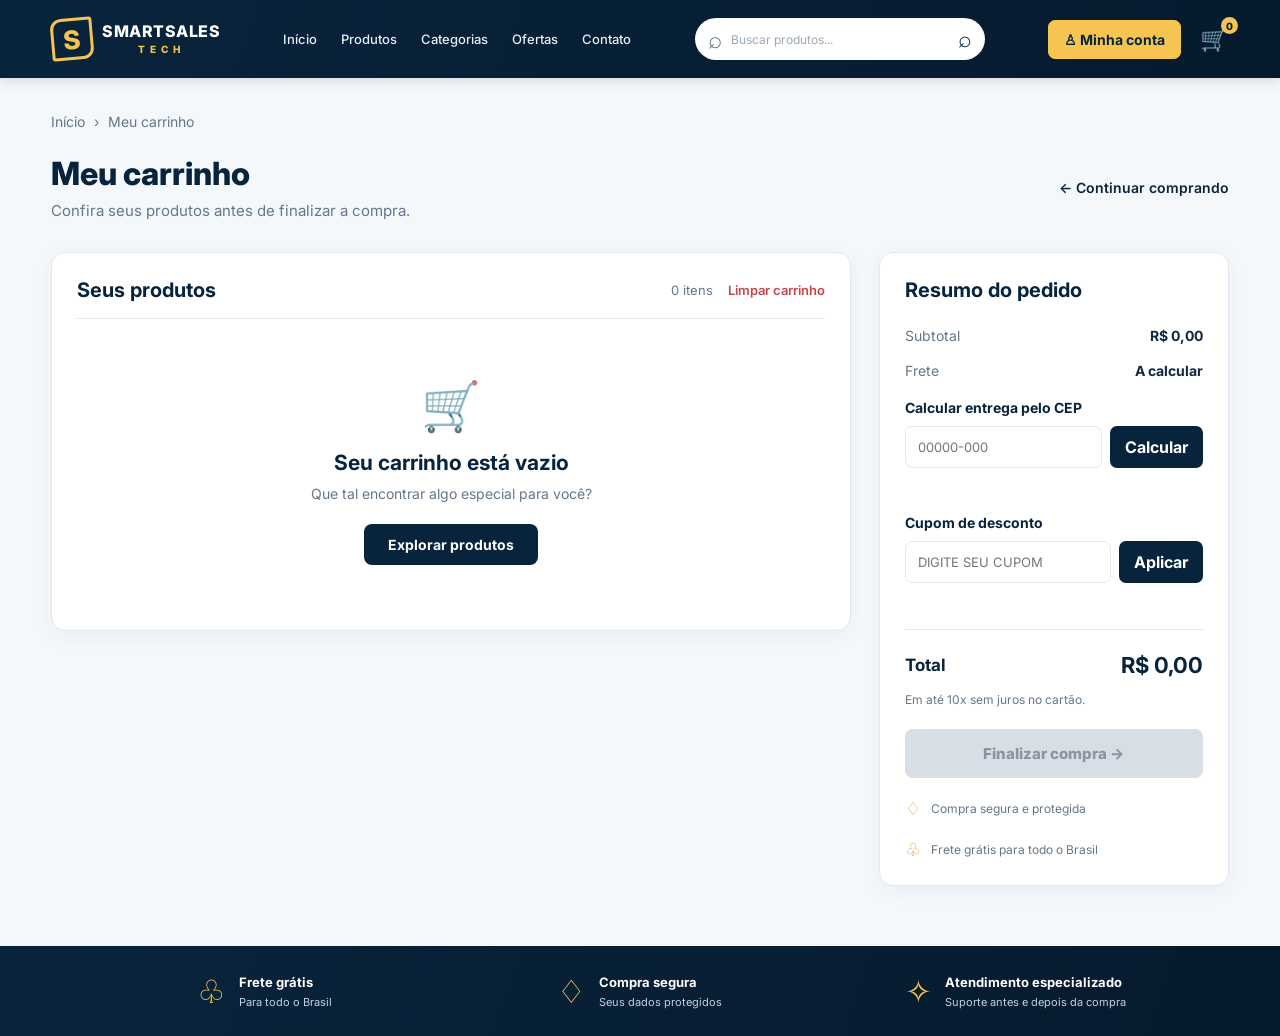
<file: carrinho.html>
<!DOCTYPE html>
<html lang="pt-BR">
<head>
    <meta charset="UTF-8">
    <meta name="viewport" content="width=device-width, initial-scale=1.0">
    <meta name="description" content="Confira os produtos do seu carrinho SmartSales Tech.">
    <title>Meu Carrinho | SmartSales Tech</title>

    <link rel="preconnect" href="https://fonts.googleapis.com">
    <link rel="preconnect" href="https://fonts.gstatic.com" crossorigin>
    <link href="https://fonts.googleapis.com/css2?family=Inter:wght@400;500;600;700;800&display=swap" rel="stylesheet">

    <link rel="stylesheet" href="css/style.css">
</head>

<body>

    <!-- CABEÇALHO -->
    <header class="header">
        <div class="header-container">

            <a href="index.html" class="logo">
                <span class="logo-symbol">S</span>
                <span class="logo-text">
                    SMARTSALES
                    <small>TECH</small>
                </span>
            </a>

            <button class="mobile-menu-button" id="mobileMenuButton"
                    aria-label="Abrir menu">☰</button>

            <nav class="navigation" id="navigation">
                <a href="index.html">Início</a>
                <a href="produtos.html">Produtos</a>
                <a href="index.html#categorias">Categorias</a>
                <a href="produtos.html">Ofertas</a>
                <a href="index.html#rodape">Contato</a>
            </nav>

            <form class="search-box" id="searchForm">
                <span>⌕</span>
                <input type="search" id="searchInput"
                       placeholder="Buscar produtos...">
                <button type="submit" aria-label="Pesquisar">⌕</button>
            </form>

            <div class="header-actions">
    <a href="login.html" class="account-button">
        ♙ Minha conta
    </a>

    <a href="carrinho.html" class="cart-button"
       aria-label="Carrinho">
        🛒
        <span id="cartCount">0</span>
    </a>
</div>

        </div>
    </header>

    <!-- CONTEÚDO DO CARRINHO -->
    <main class="cart-page section-container">

        <div class="cart-breadcrumb">
            <a href="index.html">Início</a>
            <span>›</span>
            <span>Meu carrinho</span>
        </div>

        <div class="cart-heading">
            <div>
                <h1>Meu carrinho</h1>
                <p>Confira seus produtos antes de finalizar a compra.</p>
            </div>

            <a href="produtos.html" class="continue-shopping">
                ← Continuar comprando
            </a>
        </div>

<div class="cart-layout">

    <!-- LISTA DE PRODUTOS -->
    <section class="cart-products-section">

        <div class="cart-section-title">
            <h2>Seus produtos</h2>

            <div class="cart-title-actions">
                <span id="cartItemsCount">0 itens</span>

                <button type="button" id="clearCartButton">
                    Limpar carrinho
                </button>
            </div>
        </div>

        <div id="cartProducts" class="cart-products-list">
        </div>

        <div id="emptyCart" class="empty-cart" hidden>
            <div class="empty-cart-icon">🛒</div>
            <h2>Seu carrinho está vazio</h2>
            <p>Que tal encontrar algo especial para você?</p>

            <a href="produtos.html" class="empty-cart-button">
                Explorar produtos
            </a>
        </div>

    </section>

    <!-- RESUMO DO PEDIDO -->
    <aside class="cart-summary">

        <h2>Resumo do pedido</h2>

        <div class="summary-line">
            <span>Subtotal</span>
            <strong id="cartSubtotal">R$ 0,00</strong>
        </div>

        <div class="summary-line">
            <span>Frete</span>
            <strong id="shippingValue">A calcular</strong>
        </div>

        <div class="shipping-area">
            <label for="cepInput">Calcular entrega pelo CEP</label>

            <div class="shipping-form">
                <input
                    type="text"
                    id="cepInput"
                    placeholder="00000-000"
                    maxlength="9"
                    inputmode="numeric"
                >

                <button type="button" id="calculateShippingButton">
                    Calcular
                </button>
            </div>

            <p id="shippingMessage" class="shipping-message"></p>
        </div>

        <div class="coupon-area">
            <label for="couponInput">Cupom de desconto</label>

            <div class="coupon-form">
                <input
                    type="text"
                    id="couponInput"
                    placeholder="Digite seu cupom"
                    autocomplete="off"
                >

                <button type="button" id="applyCouponButton">
                    Aplicar
                </button>
            </div>

            <p id="couponMessage" class="coupon-message"></p>
        </div>

        <div class="summary-line coupon-discount-line"
             id="couponDiscountLine" hidden>
            <span>Desconto</span>
            <strong id="couponDiscount">- R$ 0,00</strong>
        </div>

        <div class="summary-divider"></div>

        <div class="summary-total">
            <span>Total</span>
            <strong id="cartTotal">R$ 0,00</strong>
        </div>

        <p class="cart-installments">
            Em até 10x sem juros no cartão.
        </p>

        <button id="checkoutButton" class="checkout-button">
            Finalizar compra →
        </button>

        <div class="cart-security">
            <span>♢</span>
            Compra segura e protegida
        </div>

        <div class="cart-security">
            <span>♧</span>
            Frete grátis para todo o Brasil
        </div>

    </aside>

</div>

    </main>

    <!-- RODAPÉ -->
    <footer class="benefits-footer" id="rodape">

        <div class="benefit">
            <span class="benefit-icon">♧</span>
            <div>
                <strong>Frete grátis</strong>
                <p>Para todo o Brasil</p>
            </div>
        </div>

        <div class="benefit">
            <span class="benefit-icon">♢</span>
            <div>
                <strong>Compra segura</strong>
                <p>Seus dados protegidos</p>
            </div>
        </div>

        <div class="benefit">
            <span class="benefit-icon">✧</span>
            <div>
                <strong>Atendimento especializado</strong>
                <p>Suporte antes e depois da compra</p>
            </div>
        </div>

    </footer>

    <nav class="mobile-bottom-nav">
        <a href="index.html">
            <span>⌂</span>
            Início
        </a>
        <a href="produtos.html">
            <span>▦</span>
            Produtos
        </a>
        <a href="carrinho.html" class="selected">
            <span>🛒</span>
            Carrinho
        </a>
        <a href="login.html">
            <span>♙</span>
            Conta
        </a>
    </nav>

    <script src="js/main.js"></script>
    <script src="js/carrinho.js"></script>

</body>
</html>
</file>
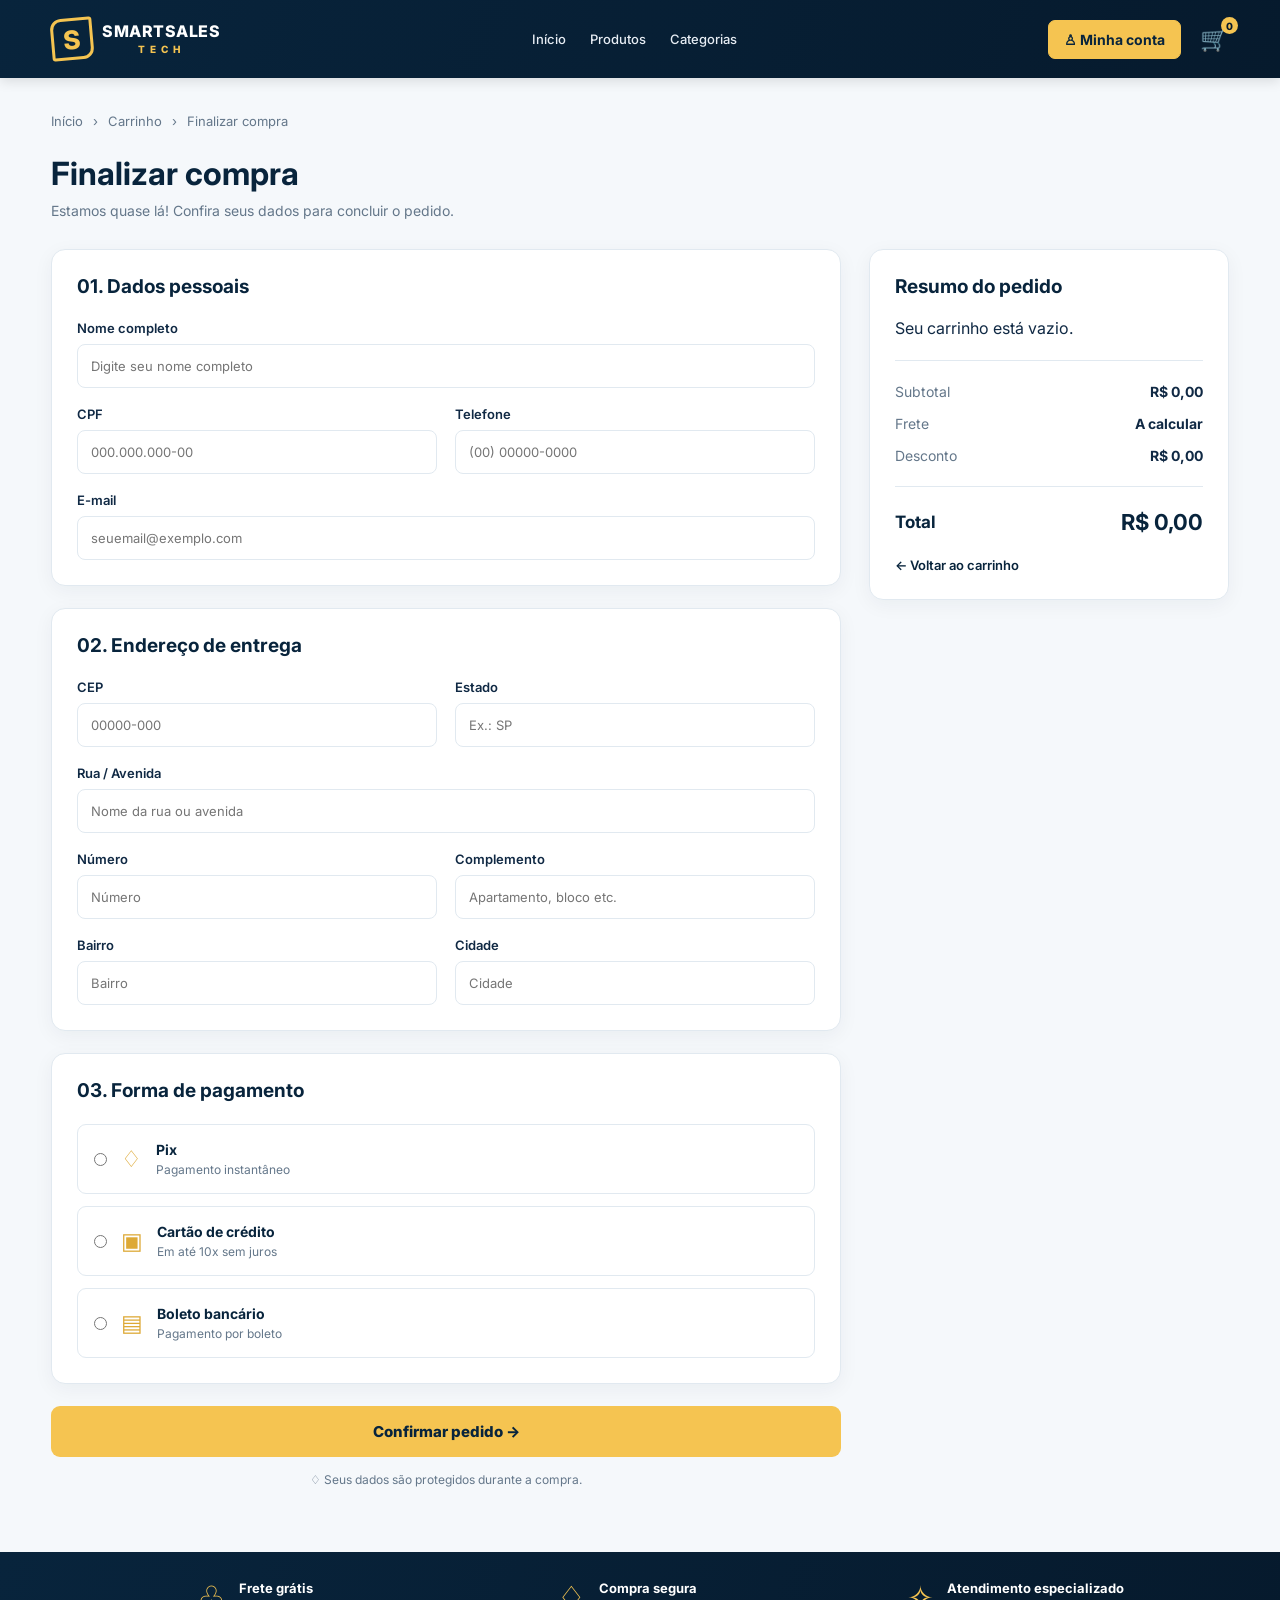
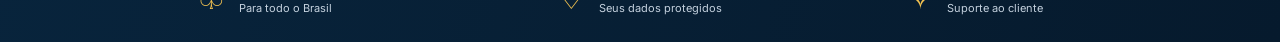
<file: checkout.html>
<!DOCTYPE html>
<html lang="pt-BR">
<head>
    <meta charset="UTF-8">
    <meta name="viewport" content="width=device-width, initial-scale=1.0">
    <meta name="description" content="Finalize sua compra na SmartSales Tech.">
    <title>Finalizar Compra | SmartSales Tech</title>

    <link rel="preconnect" href="https://fonts.googleapis.com">
    <link rel="preconnect" href="https://fonts.gstatic.com" crossorigin>
    <link href="https://fonts.googleapis.com/css2?family=Inter:wght@400;500;600;700;800&display=swap" rel="stylesheet">

    <link rel="stylesheet" href="css/style.css">
</head>

<body>

    <header class="header">
        <div class="header-container">

            <a href="index.html" class="logo">
                <span class="logo-symbol">S</span>
                <span class="logo-text">
                    SMARTSALES
                    <small>TECH</small>
                </span>
            </a>

            <nav class="navigation">
                <a href="index.html">Início</a>
                <a href="produtos.html">Produtos</a>
                <a href="index.html#categorias">Categorias</a>
            </nav>

            <div class="header-actions">
    <a href="login.html" class="account-button">
        ♙ Minha conta
    </a>

    <a href="carrinho.html" class="cart-button">
        🛒 <span id="cartCount">0</span>
    </a>
</div>

        </div>
    </header>

    <main class="checkout-page section-container">

        <div class="checkout-breadcrumb">
            <a href="index.html">Início</a>
            <span>›</span>
            <a href="carrinho.html">Carrinho</a>
            <span>›</span>
            <span>Finalizar compra</span>
        </div>

        <div class="checkout-heading">
            <h1>Finalizar compra</h1>
            <p>Estamos quase lá! Confira seus dados para concluir o pedido.</p>
        </div>

        <div class="checkout-layout">

            <section class="checkout-form-section">

                <form id="checkoutForm">

                    <div class="checkout-card">
                        <h2>01. Dados pessoais</h2>

                        <div class="checkout-fields">
                            <div class="checkout-field full">
                                <label for="customerName">Nome completo</label>
                                <input type="text" id="customerName" required
                                    placeholder="Digite seu nome completo">
                            </div>

                            <div class="checkout-field">
                                <label for="customerCpf">CPF</label>
                                <input type="text" id="customerCpf" required
                                    maxlength="14" placeholder="000.000.000-00">
                            </div>

                            <div class="checkout-field">
                                <label for="customerPhone">Telefone</label>
                                <input type="tel" id="customerPhone" required
                                    placeholder="(00) 00000-0000">
                            </div>

                            <div class="checkout-field full">
                                <label for="customerEmail">E-mail</label>
                                <input type="email" id="customerEmail" required
                                    placeholder="seuemail@exemplo.com">
                            </div>
                        </div>
                    </div>

                    <div class="checkout-card">
                        <h2>02. Endereço de entrega</h2>

                        <div class="checkout-fields">

                            <div class="checkout-field">
                                <label for="addressCep">CEP</label>
                                <input type="text" id="addressCep" required
                                    maxlength="9" placeholder="00000-000">
                            </div>

                            <div class="checkout-field">
                                <label for="addressState">Estado</label>
                                <input type="text" id="addressState" required
                                    placeholder="Ex.: SP">
                            </div>

                            <div class="checkout-field full">
                                <label for="addressStreet">Rua / Avenida</label>
                                <input type="text" id="addressStreet" required
                                    placeholder="Nome da rua ou avenida">
                            </div>

                            <div class="checkout-field">
                                <label for="addressNumber">Número</label>
                                <input type="text" id="addressNumber" required
                                    placeholder="Número">
                            </div>

                            <div class="checkout-field">
                                <label for="addressComplement">Complemento</label>
                                <input type="text" id="addressComplement"
                                    placeholder="Apartamento, bloco etc.">
                            </div>

                            <div class="checkout-field">
                                <label for="addressNeighborhood">Bairro</label>
                                <input type="text" id="addressNeighborhood" required
                                    placeholder="Bairro">
                            </div>

                            <div class="checkout-field">
                                <label for="addressCity">Cidade</label>
                                <input type="text" id="addressCity" required
                                    placeholder="Cidade">
                            </div>

                        </div>
                    </div>

                    <div class="checkout-card">
                        <h2>03. Forma de pagamento</h2>

                        <div class="payment-options">

                            <label class="payment-option">
                                <input type="radio" name="paymentMethod"
                                    value="Pix" required>
                                <span>♢</span>
                                <div>
                                    <strong>Pix</strong>
                                    <small>Pagamento instantâneo</small>
                                </div>
                            </label>

                            <label class="payment-option">
                                <input type="radio" name="paymentMethod"
                                    value="Cartão de crédito">
                                <span>▣</span>
                                <div>
                                    <strong>Cartão de crédito</strong>
                                    <small>Em até 10x sem juros</small>
                                </div>
                            </label>

                            <label class="payment-option">
                                <input type="radio" name="paymentMethod"
                                    value="Boleto">
                                <span>▤</span>
                                <div>
                                    <strong>Boleto bancário</strong>
                                    <small>Pagamento por boleto</small>
                                </div>
                            </label>

                        </div>
                    </div>

                    <button type="submit" class="place-order-button">
                        Confirmar pedido →
                    </button>

                    <p class="checkout-security">
                        ♢ Seus dados são protegidos durante a compra.
                    </p>

                </form>

            </section>

            <aside class="checkout-summary">
                <h2>Resumo do pedido</h2>

                <div id="checkoutProducts">
                    <p>Carregando produtos...</p>
                </div>

                <div class="summary-divider"></div>

                <div class="summary-line">
                    <span>Subtotal</span>
                    <strong id="checkoutSubtotal">R$ 0,00</strong>
                </div>

                <div class="summary-line">
                    <span>Frete</span>
                    <strong id="checkoutShipping">A calcular</strong>
                </div>

                <div class="summary-line" id="checkoutDiscountLine" hidden>
                    <span>Desconto</span>
                    <strong id="checkoutDiscount">R$ 0,00</strong>
                </div>

                <div class="summary-divider"></div>

                <div class="summary-total">
                    <span>Total</span>
                    <strong id="checkoutTotal">R$ 0,00</strong>
                </div>

                <a href="carrinho.html" class="back-cart-link">
                    ← Voltar ao carrinho
                </a>
            </aside>

        </div>

    </main>

    <footer class="benefits-footer">
        <div class="benefit">
            <span class="benefit-icon">♧</span>
            <div>
                <strong>Frete grátis</strong>
                <p>Para todo o Brasil</p>
            </div>
        </div>

        <div class="benefit">
            <span class="benefit-icon">♢</span>
            <div>
                <strong>Compra segura</strong>
                <p>Seus dados protegidos</p>
            </div>
        </div>

        <div class="benefit">
            <span class="benefit-icon">✧</span>
            <div>
                <strong>Atendimento especializado</strong>
                <p>Suporte ao cliente</p>
            </div>
        </div>
    </footer>

    <script src="js/main.js"></script>
    <script src="js/checkout.js"></script>

</body>
</html>
</file>
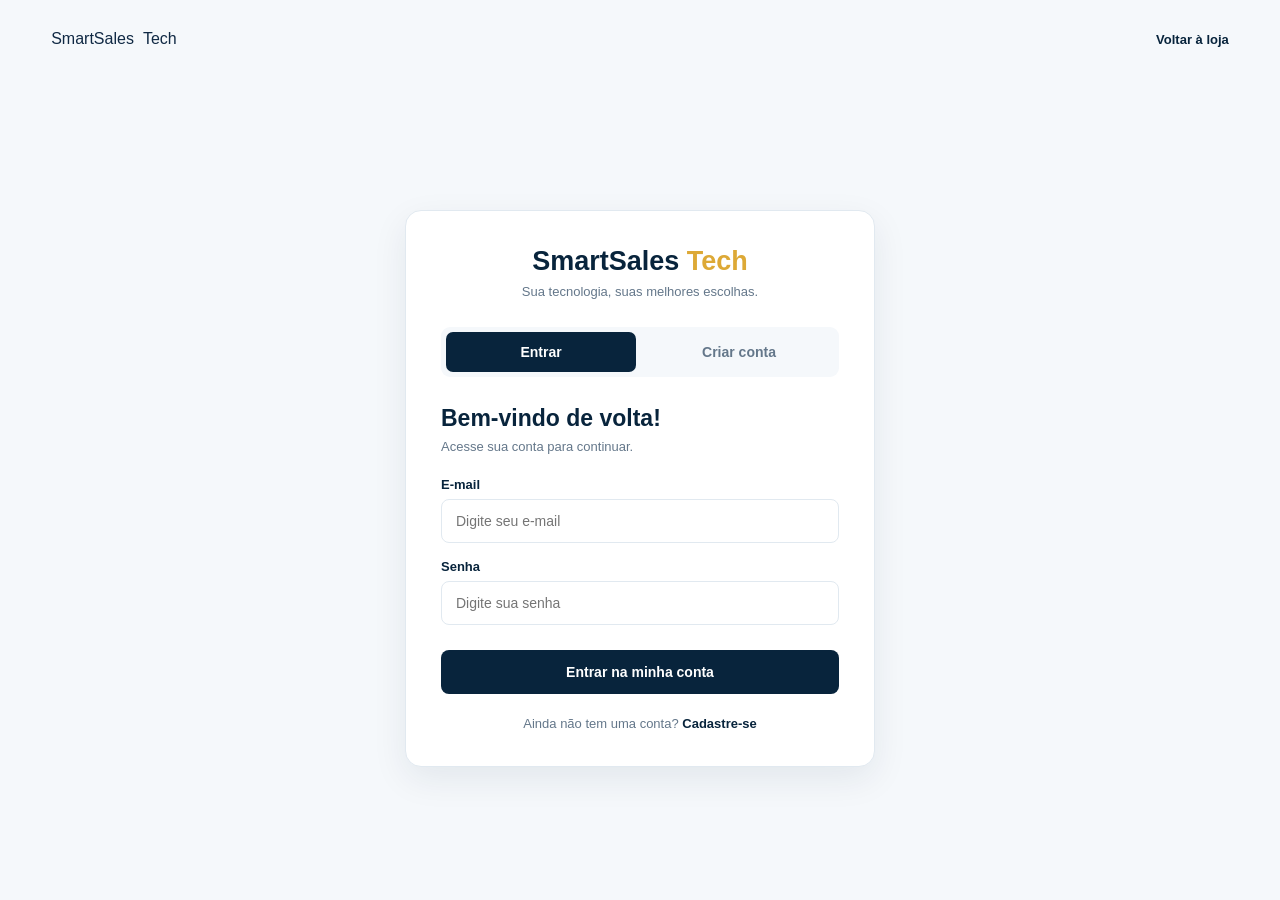
<file: login.html>
<!DOCTYPE html>
<html lang="pt-BR">
<head>
    <meta charset="UTF-8">
    <meta name="viewport" content="width=device-width, initial-scale=1.0">
    <title>Minha Conta | SmartSales Tech</title>
    <link rel="stylesheet" href="css/style.css">
</head>

<body>

<header class="site-header">
    <div class="header-container">
        <a href="index.html" class="logo">
            <span>SmartSales</span> Tech
        </a>

        <a href="index.html" class="back-home">
            Voltar à loja
        </a>
    </div>
</header>

<main class="account-page">

    <section class="account-card">

        <div class="account-brand">
            <h1>SmartSales <span>Tech</span></h1>
            <p>Sua tecnologia, suas melhores escolhas.</p>
        </div>

        <div class="account-tabs">
            <button type="button" id="loginTab" class="active">
                Entrar
            </button>

            <button type="button" id="registerTab">
                Criar conta
            </button>
        </div>

        <!-- LOGIN -->

        <form id="loginForm" class="account-form">

            <h2>Bem-vindo de volta!</h2>
            <p>Acesse sua conta para continuar.</p>

            <label for="loginEmail">E-mail</label>
            <input
                type="email"
                id="loginEmail"
                placeholder="Digite seu e-mail"
                required
            >

            <label for="loginPassword">Senha</label>
            <input
                type="password"
                id="loginPassword"
                placeholder="Digite sua senha"
                required
            >

            <button type="submit" class="account-submit">
                Entrar na minha conta
            </button>

            <p id="loginMessage" class="account-message"></p>

            <div class="account-switch">
                Ainda não tem uma conta?
                <button type="button" id="goRegister">
                    Cadastre-se
                </button>
            </div>

        </form>

        <!-- CADASTRO -->

        <form id="registerForm" class="account-form" hidden>

            <h2>Crie sua conta</h2>
            <p>Faça parte da SmartSales Tech!</p>

            <label for="registerName">Nome completo</label>
            <input
                type="text"
                id="registerName"
                placeholder="Seu nome completo"
                required
            >

            <label for="registerCpf">CPF</label>
            <input
                type="text"
                id="registerCpf"
                placeholder="000.000.000-00"
                maxlength="14"
                required
            >

            <label for="registerPhone">Telefone</label>
            <input
                type="tel"
                id="registerPhone"
                placeholder="(11) 99999-9999"
                maxlength="15"
                required
            >

            <label for="registerEmail">E-mail</label>
            <input
                type="email"
                id="registerEmail"
                placeholder="seuemail@email.com"
                required
            >

            <label for="registerPassword">Senha</label>
            <input
                type="password"
                id="registerPassword"
                placeholder="Crie uma senha"
                minlength="6"
                required
            >

            <label for="confirmPassword">Confirmar senha</label>
            <input
                type="password"
                id="confirmPassword"
                placeholder="Digite sua senha novamente"
                minlength="6"
                required
            >

            <button type="submit" class="account-submit">
                Criar minha conta
            </button>

            <p id="registerMessage" class="account-message"></p>

            <div class="account-switch">
                Já possui uma conta?
                <button type="button" id="goLogin">
                    Fazer login
                </button>
            </div>

        </form>

    </section>

</main>

<script src="js/main.js"></script>
<script src="js/conta.js"></script>

</body>
</html>
</file>
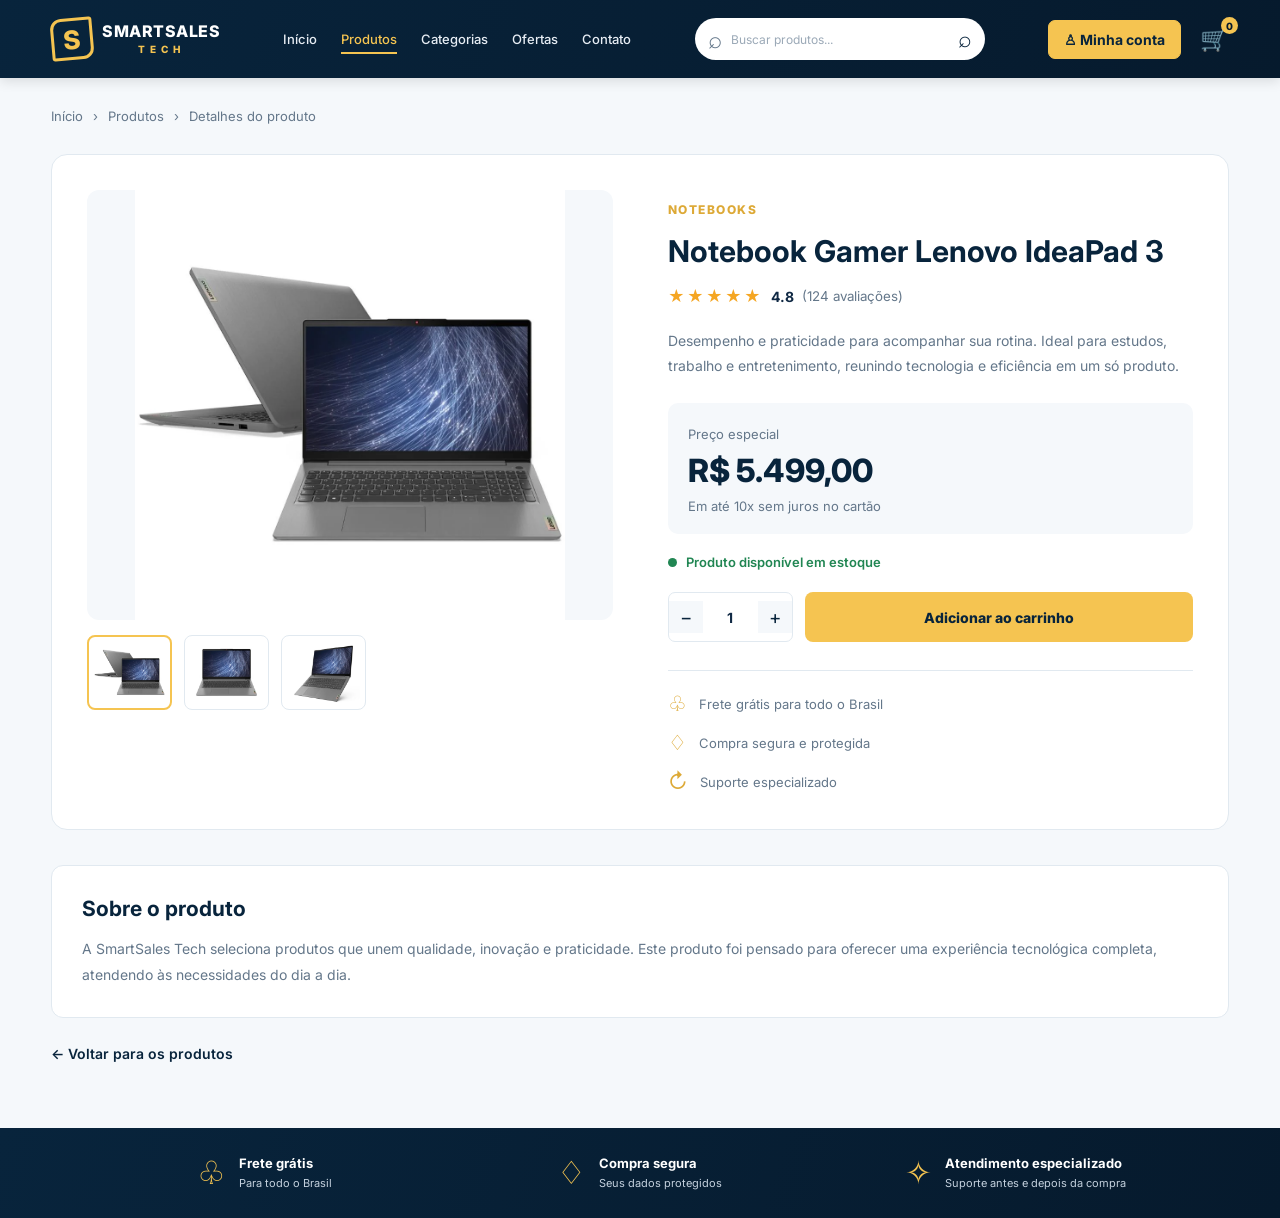
<file: produto.html>
<!DOCTYPE html>
<html lang="pt-BR">
<head>
    <meta charset="UTF-8">
    <meta name="viewport" content="width=device-width, initial-scale=1.0">
    <meta name="description" content="Conheça os detalhes dos produtos SmartSales Tech.">
    <title>Detalhes do Produto | SmartSales Tech</title>

    <link rel="preconnect" href="https://fonts.googleapis.com">
    <link rel="preconnect" href="https://fonts.gstatic.com" crossorigin>
    <link href="https://fonts.googleapis.com/css2?family=Inter:wght@400;500;600;700;800&display=swap" rel="stylesheet">

    <link rel="stylesheet" href="css/style.css">
</head>
<body>

    <!-- CABEÇALHO -->
    <header class="header">
        <div class="header-container">

            <a href="index.html" class="logo">
                <span class="logo-symbol">S</span>
                <span class="logo-text">
                    SMARTSALES
                    <small>TECH</small>
                </span>
            </a>

            <button class="mobile-menu-button" id="mobileMenuButton"
                    aria-label="Abrir menu">
                ☰
            </button>

            <nav class="navigation" id="navigation">
                <a href="index.html">Início</a>
                <a href="produtos.html" class="active">Produtos</a>
                <a href="index.html#categorias">Categorias</a>
                <a href="produtos.html">Ofertas</a>
                <a href="index.html#rodape">Contato</a>
            </nav>

            <form class="search-box" id="searchForm">
                <span>⌕</span>
                <input type="search" id="searchInput"
                       placeholder="Buscar produtos...">
                <button type="submit" aria-label="Pesquisar">⌕</button>
            </form>

            <div class="header-actions">
    <a href="login.html" class="account-button">
        ♙ Minha conta
    </a>

    <a href="carrinho.html" class="cart-button"
       aria-label="Carrinho">
        🛒
        <span id="cartCount">0</span>
    </a>
</div>

        </div>
    </header>

    <!-- CONTEÚDO PRINCIPAL -->
    <main class="product-detail-page section-container">

        <div class="product-breadcrumb">
            <a href="index.html">Início</a>
            <span>›</span>
            <a href="produtos.html">Produtos</a>
            <span>›</span>
            <span>Detalhes do produto</span>
        </div>

        <section class="product-detail">

            <!-- IMAGEM DO PRODUTO -->
            
<div class="detail-gallery">

    <div class="detail-main-image">
        <img
            id="detailImage"
            src="assets/imagens/lenovo-ideapad-3-1.jpg"
            alt="Notebook Lenovo IdeaPad 3">
    </div>

    <div class="detail-thumbnails">

        <button class="thumbnail active" aria-label="Imagem principal">
            <img
                src="assets/imagens/lenovo-ideapad-3-1.jpg"
                alt="Lenovo IdeaPad 3 frontal">
        </button>

        <button class="thumbnail" aria-label="Vista lateral">
            <img
                src="assets/imagens/lenovo-ideapad-3-2.jpg"
                alt="Lenovo IdeaPad 3 lateral">
        </button>

        <button class="thumbnail" aria-label="Vista superior">
            <img
                src="assets/imagens/lenovo-ideapad-3-3.jpg"
                alt="Lenovo IdeaPad 3 superior">
        </button>

    </div>

</div>


            <!-- INFORMAÇÕES DO PRODUTO -->
            <div class="detail-information">

                <span class="detail-category">NOTEBOOKS</span>

                <h1 id="detailName">
                    Notebook Gamer Lenovo IdeaPad 3
                </h1>

                <div class="detail-rating">
                    <span>★★★★★</span>
                    <strong>4.8</strong>
                    <small>(124 avaliações)</small>
                </div>

                <p class="detail-description">
                    Desempenho e praticidade para acompanhar sua rotina.
                    Ideal para estudos, trabalho e entretenimento,
                    reunindo tecnologia e eficiência em um só produto.
                </p>

                <div class="detail-price-area">
                    <span>Preço especial</span>
                    <h2 id="detailPrice">R$ 5.499,00</h2>
                    <p>Em até 10x sem juros no cartão</p>
                </div>

                <div class="detail-stock">
                    <span class="stock-indicator"></span>
                    Produto disponível em estoque
                </div>

                <div class="detail-purchase">

                    <div class="quantity-control">
                        <button id="decreaseQuantity" aria-label="Diminuir quantidade">−</button>
                        <span id="quantity">1</span>
                        <button id="increaseQuantity" aria-label="Aumentar quantidade">+</button>
                    </div>

                    <button class="detail-add-cart" id="detailAddCart">
                        Adicionar ao carrinho
                    </button>

                </div>

                <div class="detail-benefits">

                    <div>
                        <span>♧</span>
                        <p>Frete grátis para todo o Brasil</p>
                    </div>

                    <div>
                        <span>♢</span>
                        <p>Compra segura e protegida</p>
                    </div>

                    <div>
                        <span>↻</span>
                        <p>Suporte especializado</p>
                    </div>

                </div>

            </div>

        </section>

        <!-- DESCRIÇÃO -->
        <section class="product-description-section">

            <h2>Sobre o produto</h2>

            <p>
                A SmartSales Tech seleciona produtos que unem qualidade,
                inovação e praticidade. Este produto foi pensado para
                oferecer uma experiência tecnológica completa,
                atendendo às necessidades do dia a dia.
            </p>

        </section>

        <div class="back-to-products">
            <a href="produtos.html">← Voltar para os produtos</a>
        </div>

    </main>

    <!-- RODAPÉ -->
    <footer class="benefits-footer" id="rodape">

        <div class="benefit">
            <span class="benefit-icon">♧</span>
            <div>
                <strong>Frete grátis</strong>
                <p>Para todo o Brasil</p>
            </div>
        </div>

        <div class="benefit">
            <span class="benefit-icon">♢</span>
            <div>
                <strong>Compra segura</strong>
                <p>Seus dados protegidos</p>
            </div>
        </div>

        <div class="benefit">
            <span class="benefit-icon">✧</span>
            <div>
                <strong>Atendimento especializado</strong>
                <p>Suporte antes e depois da compra</p>
            </div>
        </div>

    </footer>

    <nav class="mobile-bottom-nav">
        <a href="index.html">
            <span>⌂</span>
            Início
        </a>
        <a href="produtos.html" class="selected">
            <span>▦</span>
            Produtos
        </a>
        <a href="carrinho.html">
            <span>🛒</span>
            Carrinho
        </a>
        <a href="login.html">
            <span>♙</span>
            Conta
        </a>
    </nav>

    <script src="js/main.js"></script>
    <script src="js/produto.js"></script>

</body>
</html>
</file>
<file: css/style.css>
/* =========================================
   SMARTSALES TECH
   Identidade visual oficial
========================================= */

:root {
    --azul-marinho: #08243c;
    --azul-escuro: #061a2d;
    --dourado: #f5c451;
    --dourado-escuro: #dda936;
    --fundo: #f5f8fb;
    --branco: #ffffff;
    --texto: #102944;
    --cinza: #64778a;
    --borda: #e1e9f0;
    --verde: #218653;
}

* {
    margin: 0;
    padding: 0;
    box-sizing: border-box;
}

html {
    scroll-behavior: smooth;
}

body {
    font-family: 'Inter', sans-serif;
    background: var(--fundo);
    color: var(--texto);
}

a {
    text-decoration: none;
    color: inherit;
}

button, input {
    font: inherit;
}

button {
    cursor: pointer;
}

/* =========================================
   CABEÇALHO
========================================= */

.header {
    background: linear-gradient(110deg, var(--azul-marinho), var(--azul-escuro));
    color: var(--branco);
    position: sticky;
    top: 0;
    z-index: 100;
    box-shadow: 0 3px 12px rgba(0, 0, 0, 0.12);
}

.header-container {
    max-width: 1440px;
    min-height: 78px;
    margin: auto;
    padding: 12px 4%;
    display: flex;
    align-items: center;
    justify-content: space-between;
    gap: 24px;
}

.logo {
    display: flex;
    align-items: center;
    gap: 9px;
    flex-shrink: 0;
}

.logo-symbol {
    width: 42px;
    height: 42px;
    display: grid;
    place-items: center;
    color: var(--dourado);
    border: 3px solid var(--dourado);
    border-radius: 11px 3px 11px 3px;
    font-size: 26px;
    font-weight: 800;
    transform: rotate(-5deg);
}

.logo-text {
    font-size: 16px;
    line-height: 1.1;
    font-weight: 800;
    letter-spacing: .5px;
}

.logo-text small {
    display: block;
    color: var(--dourado);
    text-align: center;
    letter-spacing: 5px;
    font-size: 10px;
    margin-top: 3px;
}

.navigation {
    display: flex;
    align-items: center;
    gap: 24px;
}

.navigation a {
    font-size: 13px;
    font-weight: 500;
    color: #e7edf4;
    padding: 9px 0;
    position: relative;
    white-space: nowrap;
}

.navigation a:hover,
.navigation a.active {
    color: var(--dourado);
}

.navigation a.active::after {
    content: "";
    position: absolute;
    bottom: 2px;
    left: 0;
    width: 100%;
    height: 2px;
    background: var(--dourado);
}

.search-box {
    background: var(--branco);
    height: 42px;
    max-width: 290px;
    flex: 1;
    border-radius: 30px;
    display: flex;
    align-items: center;
    padding: 0 13px;
    gap: 9px;
}

.search-box span {
    color: var(--cinza);
    font-size: 24px;
}

.search-box input {
    width: 100%;
    min-width: 0;
    border: none;
    outline: none;
    color: var(--texto);
    font-size: 12px;
}

.search-box input::placeholder {
    color: #9ba9b7;
}

.search-box button {
    background: transparent;
    border: none;
    color: var(--azul-marinho);
    font-size: 23px;
}

.header-actions {
    display: flex;
    align-items: center;
    gap: 19px;
    flex-shrink: 0;
}

.account-button,
.cart-button {
    font-size: 23px;
    color: white;
    position: relative;
}

.cart-button span {
    position: absolute;
    top: -8px;
    right: -9px;
    background: var(--dourado);
    color: var(--azul-escuro);
    width: 17px;
    height: 17px;
    border-radius: 50%;
    display: grid;
    place-items: center;
    font-size: 10px;
    font-weight: 800;
}

.mobile-menu-button {
    display: none;
}

/* =========================================
   BANNER PRINCIPAL
========================================= */

.hero {
    max-width: 1440px;
    min-height: 330px;
    margin: 0 auto;
    background: linear-gradient(90deg, #ffffff 0%, #f7f9fb 42%, #e7edf1 100%);
    display: flex;
    align-items: center;
    justify-content: space-between;
    position: relative;
    overflow: hidden;
    padding: 45px 4%;
}

.hero-content {
    position: relative;
    z-index: 2;
    width: 48%;
}

.hero-tag {
    color: #b98a2e;
    font-size: 12px;
    font-weight: 800;
    letter-spacing: 2px;
}

.hero h1 {
    font-size: clamp(29px, 3vw, 43px);
    line-height: 1.15;
    color: var(--azul-marinho);
    font-weight: 800;
    margin: 15px 0;
}

.hero p {
    color: #64778a;
    font-size: 15px;
    margin-bottom: 22px;
}

.hero-button {
    display: inline-flex;
    align-items: center;
    gap: 16px;
    background: linear-gradient(135deg, #ffdb83, var(--dourado));
    color: var(--azul-marinho);
    padding: 13px 24px;
    border-radius: 30px;
    font-size: 14px;
    font-weight: 800;
    box-shadow: 0 4px 10px rgba(221, 169, 54, .2);
    transition: .2s;
}

.hero-button:hover {
    background: var(--dourado-escuro);
    transform: translateY(-2px);
}

.hero-image {
    position: absolute;
    right: 0;
    top: 0;
    width: 62%;
    height: 100%;
    background-image:
        linear-gradient(90deg, rgba(255,255,255,.9), transparent 35%),
        url('https://images.unsplash.com/photo-1496181133206-80ce9b88a853?w=1200&auto=format&fit=crop');
    background-size: cover;
    background-position: center;
}

/* =========================================
   CATEGORIAS
========================================= */

.section-container {
    max-width: 1440px;
    margin: 0 auto;
    padding-left: 4%;
    padding-right: 4%;
}

.categories {
    display: grid;
    grid-template-columns: repeat(6, 1fr);
    gap: 13px;
    padding-top: 17px;
    padding-bottom: 17px;
}

.category-card {
    background: var(--branco);
    border: 1px solid var(--borda);
    border-radius: 12px;
    min-height: 92px;
    display: flex;
    flex-direction: column;
    justify-content: center;
    align-items: center;
    gap: 9px;
    font-size: 12px;
    font-weight: 600;
    color: #36516c;
    transition: .2s;
}

.category-card:hover {
    border-color: var(--dourado);
    transform: translateY(-3px);
    box-shadow: 0 5px 15px rgba(8, 36, 60, .07);
}

.category-icon {
    color: var(--azul-marinho);
    font-size: 30px;
    line-height: 1;
}

/* =========================================
   PRODUTOS
========================================= */

.products-section {
    padding-top: 7px;
    padding-bottom: 23px;
}

.section-heading {
    display: flex;
    align-items: center;
    justify-content: space-between;
    margin-bottom: 16px;
}

.section-heading h2 {
    font-size: 22px;
    font-weight: 800;
    color: var(--azul-marinho);
}

.section-heading a {
    font-size: 12px;
    font-weight: 600;
    color: var(--azul-marinho);
}

.section-heading a span {
    margin-left: 6px;
}

.products-grid {
    display: grid;
    grid-template-columns: repeat(6, minmax(0, 1fr));
    gap: 12px;
}

.product-card {
    background: var(--branco);
    border: 1px solid var(--borda);
    border-radius: 12px;
    padding: 11px;
    position: relative;
    min-width: 0;
    display: flex;
    flex-direction: column;
    transition: .2s;
}

.product-card:hover {
    transform: translateY(-3px);
    box-shadow: 0 7px 18px rgba(8, 36, 60, .08);
}

.favorite-button {
    position: absolute;
    top: 9px;
    right: 10px;
    z-index: 2;
    border: none;
    background: transparent;
    font-size: 21px;
    color: #9aafc0;
    line-height: 1;
}

.favorite-button.favorited {
    color: #e34b57;
}

.product-image {
    height: 125px;
    display: flex;
    justify-content: center;
    align-items: center;
    margin-bottom: 9px;
    overflow: hidden;
}

.product-image img {
    max-width: 100%;
    width: 100%;
    height: 100%;
    object-fit: contain;
}

.product-info {
    display: flex;
    flex-direction: column;
    flex: 1;
}

.product-info h3 {
    font-size: 11px;
    line-height: 1.5;
    min-height: 34px;
    color: #36516c;
    font-weight: 600;
    margin-bottom: 7px;
}

.rating {
    color: #f0ae24;
    font-size: 12px;
    font-weight: 800;
    margin-bottom: 10px;
}

.rating small {
    color: #91a1b0;
    font-weight: 500;
    font-size: 10px;
}

.product-price {
    color: var(--azul-marinho);
    font-size: 15px;
    font-weight: 800;
    margin-top: auto;
    margin-bottom: 12px;
    white-space: nowrap;
}

.add-cart-button {
    background: linear-gradient(135deg, #ffdb83, var(--dourado));
    border: none;
    border-radius: 9px;
    padding: 10px 5px;
    color: var(--azul-marinho);
    font-size: 10px;
    font-weight: 800;
    transition: .2s;
}

.add-cart-button:hover {
    background: var(--dourado-escuro);
}

.empty-message {
    text-align: center;
    color: var(--cinza);
    padding: 35px;
}

/* =========================================
   RODAPÉ E BENEFÍCIOS
========================================= */

.benefits-footer {
    background: linear-gradient(110deg, var(--azul-marinho), var(--azul-escuro));
    color: var(--branco);
    min-height: 90px;
    padding: 20px 7%;
    display: grid;
    grid-template-columns: repeat(3, 1fr);
    align-items: center;
    gap: 25px;
}

.benefit {
    display: flex;
    align-items: center;
    justify-content: center;
    gap: 13px;
}

.benefit-icon {
    color: var(--dourado);
    font-size: 32px;
}

.benefit strong {
    display: block;
    font-size: 13px;
    margin-bottom: 5px;
}

.benefit p {
    color: #c4d1de;
    font-size: 11px;
}

/* =========================================
   NAVEGAÇÃO MOBILE
========================================= */

.mobile-bottom-nav {
    display: none;
}

/* =========================================
   RESPONSIVIDADE - TABLETS
========================================= */

@media (max-width: 1050px) {

    .header-container {
        gap: 15px;
    }

    .navigation {
        gap: 13px;
    }

    .navigation a {
        font-size: 11px;
    }

    .products-grid {
        grid-template-columns: repeat(3, minmax(0, 1fr));
    }

    .product-image {
        height: 150px;
    }
}

/* =========================================
   RESPONSIVIDADE - CELULARES
========================================= */

@media (max-width: 700px) {

    body {
        padding-bottom: 72px;
    }

    .header-container {
        min-height: 65px;
        padding: 10px 17px;
        display: grid;
        grid-template-columns: 32px 1fr auto;
        gap: 10px;
    }

    .mobile-menu-button {
        display: block;
        border: none;
        background: transparent;
        color: white;
        font-size: 24px;
    }

    .logo {
        justify-content: center;
        gap: 7px;
    }

    .logo-symbol {
        width: 34px;
        height: 34px;
        font-size: 21px;
    }

    .logo-text {
        font-size: 13px;
    }

    .logo-text small {
        font-size: 8px;
    }

    .navigation {
        display: none;
        position: absolute;
        top: 65px;
        left: 0;
        right: 0;
        padding: 15px 20px;
        background: var(--azul-escuro);
        flex-direction: column;
        align-items: stretch;
        gap: 4px;
    }

    .navigation.open {
        display: flex;
    }

    .navigation a {
        font-size: 14px;
        padding: 12px 5px;
    }

    .search-box {
        grid-column: 1 / -1;
        grid-row: 2;
        max-width: none;
        height: 43px;
    }

    .header-actions {
        gap: 10px;
    }

    .account-button {
        display: none;
    }

    .cart-button {
        font-size: 21px;
    }

    .hero {
        min-height: 355px;
        background: linear-gradient(120deg, #061a2d, #0c3555);
        color: white;
        padding: 28px 20px;
        align-items: flex-start;
    }

    .hero-content {
        width: 100%;
        z-index: 2;
    }

    .hero-tag {
        color: var(--dourado);
        font-size: 11px;
    }

    .hero h1 {
        color: white;
        font-size: 30px;
        line-height: 1.18;
        margin: 15px 0;
    }

    .hero p {
        color: #d4e0e9;
        font-size: 14px;
        max-width: 240px;
        line-height: 1.5;
    }

    .hero-button {
        padding: 13px 19px;
        font-size: 13px;
    }

    .hero-image {
        width: 100%;
        height: 58%;
        top: auto;
        bottom: 0;
        opacity: .43;
        background-image:
            linear-gradient(0deg, rgba(6,26,45,.15), #061a2d 100%),
            url('https://images.unsplash.com/photo-1496181133206-80ce9b88a853?w=900&auto=format&fit=crop');
        background-position: center;
    }

    .section-container {
        padding-left: 14px;
        padding-right: 14px;
    }

    .categories {
        grid-template-columns: repeat(4, minmax(0, 1fr));
        gap: 8px;
        padding-top: 15px;
        padding-bottom: 19px;
    }

    .category-card {
        min-height: 92px;
        border-radius: 10px;
        gap: 7px;
        font-size: 10px;
    }

    .category-icon {
        font-size: 26px;
    }

    .products-section {
        padding-top: 4px;
    }

    .section-heading {
        margin-bottom: 14px;
    }

    .section-heading h2 {
        font-size: 17px;
    }

    .section-heading a {
        font-size: 10px;
    }

    .products-grid {
        grid-template-columns: 1fr;
        gap: 11px;
    }

    .product-card {
        display: grid;
        grid-template-columns: 115px minmax(0, 1fr);
        gap: 12px;
        padding: 13px;
        min-height: 150px;
    }

    .product-image {
        grid-column: 1;
        grid-row: 1;
        height: 115px;
        margin: auto 0;
    }

    .product-info {
        grid-column: 2;
        grid-row: 1;
        min-width: 0;
    }

    .product-info h3 {
        font-size: 13px;
        min-height: 0;
        margin: 7px 0;
    }

    .rating {
        margin-bottom: 8px;
    }

    .product-price {
        font-size: 16px;
        margin-bottom: 10px;
    }

    .add-cart-button {
        grid-column: 1 / -1;
        font-size: 12px;
        padding: 11px;
    }

    .favorite-button {
        top: 9px;
        right: 10px;
    }

    .benefits-footer {
        grid-template-columns: 1fr;
        gap: 18px;
        padding: 23px 20px;
    }

    .benefit {
        justify-content: flex-start;
    }

    .mobile-bottom-nav {
        position: fixed;
        bottom: 0;
        left: 0;
        right: 0;
        z-index: 150;
        background: white;
        border-top: 1px solid var(--borda);
        min-height: 66px;
        display: flex;
        justify-content: space-around;
        align-items: center;
        box-shadow: 0 -3px 12px rgba(8,36,60,.07);
    }

    .mobile-bottom-nav a {
        display: flex;
        flex-direction: column;
        align-items: center;
        gap: 3px;
        font-size: 10px;
        color: #64778a;
        font-weight: 600;
    }

    .mobile-bottom-nav a span {
        font-size: 22px;
    }

    .mobile-bottom-nav a.selected {
        color: #b98a2e;
    }
}

@media (max-width: 380px) {

    .hero h1 {
        font-size: 26px;
    }

    .categories {
        grid-template-columns: repeat(2, minmax(0, 1fr));
    }

    .product-card {
        grid-template-columns: 95px minmax(0, 1fr);
    }

    .product-image {
        height: 100px;
    }
}

/* ========================================
   CATÁLOGO DE PRODUTOS
======================================== */

.catalog-page {
    min-height: 70vh;
    padding-bottom: 60px;
}

.catalog-heading {
    padding-top: 55px;
    padding-bottom: 35px;
}

.catalog-heading h1 {
    color: var(--azul-marinho);
    font-size: 36px;
    font-weight: 800;
    margin: 12px 0;
}

.catalog-heading p {
    color: var(--cinza);
    font-size: 15px;
}

.catalog-content {
    display: grid;
    grid-template-columns: 230px 1fr;
    gap: 35px;
    align-items: start;
}

/* FILTROS LATERAIS */

.catalog-sidebar {
    background: var(--branco);
    border: 1px solid var(--borda);
    border-radius: 12px;
    padding: 22px 18px;
}

.catalog-sidebar h2 {
    color: var(--azul-marinho);
    font-size: 18px;
    margin-bottom: 18px;
}

.catalog-filter {
    display: block;
    width: 100%;
    border: none;
    background: transparent;
    color: var(--cinza);
    text-align: left;
    padding: 12px;
    border-radius: 7px;
    font-size: 14px;
    cursor: pointer;
    transition: 0.2s;
    font-family: inherit;
}

.catalog-filter:hover,
.catalog-filter.active {
    background: var(--azul-marinho);
    color: var(--branco);
}

/* BARRA SUPERIOR */

.catalog-toolbar {
    display: flex;
    justify-content: space-between;
    align-items: center;
    gap: 15px;
    margin-bottom: 25px;
}

.catalog-toolbar h2 {
    color: var(--azul-marinho);
    font-size: 21px;
    margin-bottom: 5px;
}

.catalog-toolbar p {
    color: var(--cinza);
    font-size: 13px;
}

.catalog-toolbar select {
    background: var(--branco);
    border: 1px solid var(--borda);
    border-radius: 8px;
    padding: 12px;
    color: var(--texto);
    font-family: inherit;
    cursor: pointer;
}

/* PRODUTOS */

.catalog-products .products-grid {
    display: grid;
    grid-template-columns: repeat(3, minmax(0, 1fr));
    gap: 22px;
}

.catalog-products .product-card {
    min-width: 0;
}

.catalog-products .product-image {
    height: 190px;
}

.catalog-products .product-image img {
    width: 100%;
    height: 100%;
    object-fit: cover;
}

.catalog-products .product-card[hidden] {
    display: none !important;
}

/* RESPONSIVIDADE */

@media (max-width: 1000px) {
    .catalog-content {
        grid-template-columns: 190px 1fr;
        gap: 20px;
    }

    .catalog-products .products-grid {
        grid-template-columns: repeat(2, minmax(0, 1fr));
    }
}

@media (max-width: 650px) {
    .catalog-heading {
        padding-top: 35px;
        padding-bottom: 25px;
    }

    .catalog-heading h1 {
        font-size: 27px;
    }

    .catalog-content {
        grid-template-columns: 1fr;
    }

    .catalog-sidebar {
        padding: 16px;
    }

    .catalog-sidebar h2 {
        margin-bottom: 10px;
    }

    .catalog-filter {
        display: inline-block;
        width: auto;
        padding: 9px 12px;
        margin: 3px 2px;
        font-size: 12px;
    }

    .catalog-toolbar {
        align-items: flex-start;
        flex-direction: column;
    }

    .catalog-toolbar select {
        width: 100%;
    }

    .catalog-products .products-grid {
        grid-template-columns: repeat(2, minmax(0, 1fr));
        gap: 12px;
    }

    .catalog-products .product-image {
        height: 140px;
    }
}

/* ========================================
   PÁGINA DE DETALHES DO PRODUTO
======================================== */

.product-detail-page {
    padding-top: 30px;
    padding-bottom: 65px;
}

/* CAMINHO DE NAVEGAÇÃO */

.product-breadcrumb {
    display: flex;
    flex-wrap: wrap;
    align-items: center;
    gap: 10px;
    margin-bottom: 30px;
    color: var(--cinza);
    font-size: 13px;
}

.product-breadcrumb a {
    color: var(--cinza);
    text-decoration: none;
}

.product-breadcrumb a:hover {
    color: var(--dourado-escuro);
}

/* ÁREA PRINCIPAL */



.product-detail {
    display: grid !important;
    grid-template-columns: minmax(0, 1fr) minmax(0, 1fr) !important;
    gap: 55px;
    align-items: start;
    background: var(--branco);
    border: 1px solid var(--borda);
    border-radius: 16px;
    padding: 35px;
}

.detail-gallery {
    grid-column: 1;
    min-width: 0;
}

.detail-information {
    grid-column: 2;
    min-width: 0;
    padding-top: 8px;
}



/* GALERIA */

.detail-main-image {
    width: 100%;
    height: 430px;
    background: var(--fundo);
    border-radius: 12px;
    overflow: hidden;
}

.detail-main-image img {
    width: 100%;
    height: 100%;
    object-fit: contain;
}

.detail-thumbnails {
    display: flex;
    gap: 12px;
    margin-top: 15px;
}

.thumbnail {
    width: 85px;
    height: 75px;
    padding: 5px;
    border: 1px solid var(--borda);
    background: var(--branco);
    border-radius: 8px;
    cursor: pointer;
    overflow: hidden;
}

.thumbnail.active,
.thumbnail:hover {
    border: 2px solid var(--dourado);
}

.thumbnail img {
    width: 100%;
    height: 100%;
    object-fit: cover;
}

/* INFORMAÇÕES */

.detail-information {
    padding-top: 8px;
}

.detail-category {
    display: inline-block;
    color: var(--dourado-escuro);
    font-size: 12px;
    font-weight: 800;
    letter-spacing: 1.5px;
    margin-bottom: 15px;
}

.detail-information h1 {
    color: var(--azul-marinho);
    font-size: 30px;
    line-height: 1.3;
    margin-bottom: 15px;
}

.detail-rating {
    display: flex;
    align-items: center;
    gap: 8px;
    margin-bottom: 22px;
}

.detail-rating span {
    color: #f5a623;
    letter-spacing: 2px;
}

.detail-rating strong {
    color: var(--texto);
    font-size: 14px;
}

.detail-rating small {
    color: var(--cinza);
}

.detail-description {
    color: var(--cinza);
    font-size: 14px;
    line-height: 1.8;
    margin-bottom: 25px;
}

/* PREÇO */

.detail-price-area {
    background: var(--fundo);
    border-radius: 10px;
    padding: 20px;
    margin-bottom: 20px;
}

.detail-price-area > span {
    color: var(--cinza);
    font-size: 13px;
}

.detail-price-area h2 {
    color: var(--azul-marinho);
    font-size: 32px;
    font-weight: 800;
    margin: 8px 0;
}

.detail-price-area p {
    color: var(--cinza);
    font-size: 13px;
}

/* ESTOQUE */

.detail-stock {
    display: flex;
    align-items: center;
    gap: 9px;
    color: var(--verde, #218653);
    font-size: 13px;
    font-weight: 600;
    margin-bottom: 22px;
}

.stock-indicator {
    width: 9px;
    height: 9px;
    background: #218653;
    border-radius: 50%;
}

/* COMPRA E QUANTIDADE */

.detail-purchase {
    display: flex;
    gap: 12px;
    margin-bottom: 28px;
}

.quantity-control {
    display: flex;
    align-items: center;
    justify-content: space-between;
    min-width: 125px;
    height: 50px;
    border: 1px solid var(--borda);
    border-radius: 8px;
    overflow: hidden;
}

.quantity-control button {
    width: 38px;
    height: 100%;
    border: none;
    background: var(--fundo);
    color: var(--azul-marinho);
    font-size: 20px;
    cursor: pointer;
}

.quantity-control button:hover {
    background: var(--dourado);
}

.quantity-control span {
    color: var(--texto);
    font-weight: 700;
}

.detail-add-cart {
    flex: 1;
    min-height: 50px;
    border: none;
    border-radius: 8px;
    background: var(--dourado);
    color: var(--azul-marinho);
    font-size: 14px;
    font-weight: 800;
    cursor: pointer;
    transition: 0.2s;
}

.detail-add-cart:hover {
    background: var(--dourado-escuro);
    transform: translateY(-2px);
}

/* BENEFÍCIOS */

.detail-benefits {
    display: flex;
    flex-direction: column;
    gap: 14px;
    padding-top: 20px;
    border-top: 1px solid var(--borda);
}

.detail-benefits div {
    display: flex;
    align-items: center;
    gap: 12px;
}

.detail-benefits span {
    color: var(--dourado-escuro);
    font-size: 21px;
}

.detail-benefits p {
    color: var(--cinza);
    font-size: 13px;
}

/* DESCRIÇÃO COMPLEMENTAR */

.product-description-section {
    margin-top: 35px;
    padding: 30px;
    background: var(--branco);
    border: 1px solid var(--borda);
    border-radius: 12px;
}

.product-description-section h2 {
    color: var(--azul-marinho);
    font-size: 21px;
    margin-bottom: 15px;
}

.product-description-section p {
    color: var(--cinza);
    font-size: 14px;
    line-height: 1.8;
}

/* VOLTAR */

.back-to-products {
    margin-top: 25px;
}

.back-to-products a {
    color: var(--azul-marinho);
    font-weight: 600;
    font-size: 14px;
    text-decoration: none;
}

.back-to-products a:hover {
    color: var(--dourado-escuro);
}

/* RESPONSIVIDADE */

@media (max-width: 850px) {
    .product-detail {
        grid-template-columns: 1fr !important;
        gap: 30px;
        padding: 22px;
    }

    .detail-gallery,
    .detail-information {
        grid-column: 1;
    }
}

@media (max-width: 550px) {
    .product-detail-page {
        padding-top: 20px;
    }

    .product-detail {
        padding: 15px;
        gap: 25px;
    }

    .detail-main-image {
        height: 260px;
    }

    .detail-information h1 {
        font-size: 23px;
    }

    .detail-price-area h2 {
        font-size: 27px;
    }

    .detail-purchase {
        flex-direction: column;
    }

    .quantity-control {
        width: 100%;
    }

    .detail-add-cart {
        width: 100%;
    }

    .product-description-section {
        padding: 20px;
    }
}

/* ========================================
   PÁGINA DE DETALHES DO PRODUTO
======================================== */

.product-detail-page {
    padding-top: 30px;
    padding-bottom: 65px;
}

/* CAMINHO DE NAVEGAÇÃO */

.product-breadcrumb {
    display: flex;
    flex-wrap: wrap;
    align-items: center;
    gap: 10px;
    margin-bottom: 30px;
    color: var(--cinza);
    font-size: 13px;
}

.product-breadcrumb a {
    color: var(--cinza);
    text-decoration: none;
}

.product-breadcrumb a:hover {
    color: var(--dourado-escuro);
}

/* ÁREA PRINCIPAL */

.product-detail {
    display: grid;
    grid-template-columns: 1fr 1fr;
    gap: 55px;
    align-items: start;
    background: var(--branco);
    border: 1px solid var(--borda);
    border-radius: 16px;
    padding: 35px;
}

/* GALERIA */

.detail-main-image {
    width: 100%;
    height: 430px;
    background: var(--fundo);
    border-radius: 12px;
    overflow: hidden;
}

.detail-main-image img {
    width: 100%;
    height: 100%;
    object-fit: contain;
}

.detail-thumbnails {
    display: flex;
    gap: 12px;
    margin-top: 15px;
}

.thumbnail {
    width: 85px;
    height: 75px;
    padding: 5px;
    border: 1px solid var(--borda);
    background: var(--branco);
    border-radius: 8px;
    cursor: pointer;
    overflow: hidden;
}

.thumbnail.active,
.thumbnail:hover {
    border: 2px solid var(--dourado);
}

.thumbnail img {
    width: 100%;
    height: 100%;
    object-fit: cover;
}

/* INFORMAÇÕES */

.detail-information {
    padding-top: 8px;
}

.detail-category {
    display: inline-block;
    color: var(--dourado-escuro);
    font-size: 12px;
    font-weight: 800;
    letter-spacing: 1.5px;
    margin-bottom: 15px;
}

.detail-information h1 {
    color: var(--azul-marinho);
    font-size: 30px;
    line-height: 1.3;
    margin-bottom: 15px;
}

.detail-rating {
    display: flex;
    align-items: center;
    gap: 8px;
    margin-bottom: 22px;
}

.detail-rating span {
    color: #f5a623;
    letter-spacing: 2px;
}

.detail-rating strong {
    color: var(--texto);
    font-size: 14px;
}

.detail-rating small {
    color: var(--cinza);
}

.detail-description {
    color: var(--cinza);
    font-size: 14px;
    line-height: 1.8;
    margin-bottom: 25px;
}

/* PREÇO */

.detail-price-area {
    background: var(--fundo);
    border-radius: 10px;
    padding: 20px;
    margin-bottom: 20px;
}

.detail-price-area > span {
    color: var(--cinza);
    font-size: 13px;
}

.detail-price-area h2 {
    color: var(--azul-marinho);
    font-size: 32px;
    font-weight: 800;
    margin: 8px 0;
}

.detail-price-area p {
    color: var(--cinza);
    font-size: 13px;
}

/* ESTOQUE */

.detail-stock {
    display: flex;
    align-items: center;
    gap: 9px;
    color: var(--verde, #218653);
    font-size: 13px;
    font-weight: 600;
    margin-bottom: 22px;
}

.stock-indicator {
    width: 9px;
    height: 9px;
    background: #218653;
    border-radius: 50%;
}

/* COMPRA E QUANTIDADE */

.detail-purchase {
    display: flex;
    gap: 12px;
    margin-bottom: 28px;
}

.quantity-control {
    display: flex;
    align-items: center;
    justify-content: space-between;
    min-width: 125px;
    height: 50px;
    border: 1px solid var(--borda);
    border-radius: 8px;
    overflow: hidden;
}

.quantity-control button {
    width: 38px;
    height: 100%;
    border: none;
    background: var(--fundo);
    color: var(--azul-marinho);
    font-size: 20px;
    cursor: pointer;
}

.quantity-control button:hover {
    background: var(--dourado);
}

.quantity-control span {
    color: var(--texto);
    font-weight: 700;
}

.detail-add-cart {
    flex: 1;
    min-height: 50px;
    border: none;
    border-radius: 8px;
    background: var(--dourado);
    color: var(--azul-marinho);
    font-size: 14px;
    font-weight: 800;
    cursor: pointer;
    transition: 0.2s;
}

.detail-add-cart:hover {
    background: var(--dourado-escuro);
    transform: translateY(-2px);
}

/* BENEFÍCIOS */

.detail-benefits {
    display: flex;
    flex-direction: column;
    gap: 14px;
    padding-top: 20px;
    border-top: 1px solid var(--borda);
}

.detail-benefits div {
    display: flex;
    align-items: center;
    gap: 12px;
}

.detail-benefits span {
    color: var(--dourado-escuro);
    font-size: 21px;
}

.detail-benefits p {
    color: var(--cinza);
    font-size: 13px;
}

/* DESCRIÇÃO COMPLEMENTAR */

.product-description-section {
    margin-top: 35px;
    padding: 30px;
    background: var(--branco);
    border: 1px solid var(--borda);
    border-radius: 12px;
}

.product-description-section h2 {
    color: var(--azul-marinho);
    font-size: 21px;
    margin-bottom: 15px;
}

.product-description-section p {
    color: var(--cinza);
    font-size: 14px;
    line-height: 1.8;
}

/* VOLTAR */

.back-to-products {
    margin-top: 25px;
}

.back-to-products a {
    color: var(--azul-marinho);
    font-weight: 600;
    font-size: 14px;
    text-decoration: none;
}

.back-to-products a:hover {
    color: var(--dourado-escuro);
}

/* RESPONSIVIDADE */

@media (max-width: 850px) {
    .product-detail {
        grid-template-columns: 1fr;
        gap: 30px;
        padding: 22px;
    }

    .detail-main-image {
        height: 350px;
    }

    .detail-information h1 {
        font-size: 26px;
    }
}

@media (max-width: 550px) {
    .product-detail-page {
        padding-top: 20px;
    }

    .product-detail {
        padding: 15px;
        gap: 25px;
    }

    .detail-main-image {
        height: 260px;
    }

    .detail-information h1 {
        font-size: 23px;
    }

    .detail-price-area h2 {
        font-size: 27px;
    }

    .detail-purchase {
        flex-direction: column;
    }

    .quantity-control {
        width: 100%;
    }

    .detail-add-cart {
        width: 100%;
    }

    .product-description-section {
        padding: 20px;
    }
}

/* =========================================
   CARRINHO DE COMPRAS - SMARTSALES TECH
========================================= */

.cart-page {
    max-width: 1200px;
    margin: 0 auto;
    padding: 35px 25px 60px;
    min-height: 420px;
    color: var(--texto, #102944);
}

.cart-page [hidden] {
    display: none !important;
}

/* CAMINHO DE NAVEGAÇÃO */

.cart-breadcrumb {
    display: flex;
    align-items: center;
    gap: 9px;
    margin-bottom: 24px;
    font-size: 14px;
    color: #64778a;
}

.cart-breadcrumb a {
    color: #64778a;
    text-decoration: none;
}

.cart-breadcrumb a:hover {
    color: #dda936;
}

/* TÍTULO */

.cart-heading {
    display: flex;
    justify-content: space-between;
    align-items: center;
    gap: 20px;
    margin-bottom: 32px;
}

.cart-heading h1 {
    font-size: 32px;
    font-weight: 800;
    margin: 0 0 8px;
    color: #08243c;
}

.cart-heading p {
    margin: 0;
    color: #64778a;
    font-size: 15px;
}

.continue-shopping {
    color: #08243c;
    font-weight: 600;
    text-decoration: none;
    font-size: 14px;
}

.continue-shopping:hover {
    color: #dda936;
}

/* ORGANIZAÇÃO DAS COLUNAS */

.cart-layout {
    display: grid;
    grid-template-columns: minmax(0, 1fr) 350px;
    align-items: start;
    gap: 28px;
}

.cart-products-section,
.cart-summary {
    background: #ffffff;
    border: 1px solid #e1e9f0;
    border-radius: 14px;
    padding: 25px;
    box-shadow: 0 5px 20px rgba(8, 36, 60, 0.05);
}

/* TÍTULO DA LISTA */

.cart-section-title {
    display: flex;
    justify-content: space-between;
    align-items: center;
    gap: 12px;
    margin-bottom: 22px;
    padding-bottom: 16px;
    border-bottom: 1px solid #e1e9f0;
}

.cart-section-title h2 {
    font-size: 20px;
    margin: 0;
    color: #08243c;
}

.cart-section-title span {
    font-size: 13px;
    color: #64778a;
}

/* PRODUTOS NO CARRINHO */

.cart-products-list {
    display: flex;
    flex-direction: column;
    gap: 18px;
}

.cart-item {
    display: grid;
    grid-template-columns: 115px minmax(0, 1fr) auto;
    align-items: center;
    gap: 20px;
    padding: 16px 0;
    border-bottom: 1px solid #e1e9f0;
}

.cart-item:last-child {
    border-bottom: none;
}

.cart-item-image {
    width: 115px;
    height: 110px;
    display: flex;
    justify-content: center;
    align-items: center;
    background: #f5f8fb;
    border-radius: 10px;
    overflow: hidden;
}

.cart-item-image img {
    width: 100%;
    height: 100%;
    object-fit: contain;
    padding: 8px;
}

.cart-item-info h3 {
    font-size: 16px;
    color: #08243c;
    margin: 0 0 9px;
}

.cart-item-price {
    color: #64778a;
    font-size: 14px;
    margin: 0 0 15px;
}

.cart-item-actions {
    display: flex;
    align-items: center;
    gap: 18px;
    flex-wrap: wrap;
}

.quantity-control {
    display: flex;
    align-items: center;
    border: 1px solid #e1e9f0;
    border-radius: 7px;
    overflow: hidden;
}

.quantity-control button {
    width: 34px;
    height: 32px;
    border: none;
    background: #f5f8fb;
    color: #08243c;
    font-size: 19px;
    cursor: pointer;
}

.quantity-control button:hover {
    background: #f5c451;
}

.quantity-control span {
    min-width: 35px;
    text-align: center;
    font-weight: 700;
    font-size: 14px;
}

.remove-cart-item {
    border: none;
    background: transparent;
    color: #c44747;
    font-size: 13px;
    font-weight: 600;
    cursor: pointer;
}

.remove-cart-item:hover {
    text-decoration: underline;
}

.cart-item-total {
    color: #08243c;
    font-size: 16px;
    white-space: nowrap;
}

/* CARRINHO VAZIO */

.empty-cart {
    text-align: center;
    padding: 35px 15px 40px;
}

.empty-cart-icon {
    font-size: 48px;
    margin-bottom: 15px;
}

.empty-cart h2 {
    font-size: 21px;
    color: #08243c;
    margin: 0 0 10px;
}

.empty-cart p {
    color: #64778a;
    margin: 0 0 22px;
    font-size: 14px;
}

.empty-cart-button {
    display: inline-block;
    background: #08243c;
    color: #ffffff;
    padding: 12px 24px;
    border-radius: 8px;
    text-decoration: none;
    font-weight: 700;
    font-size: 14px;
    transition: 0.2s;
}

.empty-cart-button:hover {
    background: #dda936;
    color: #08243c;
}

/* RESUMO DO PEDIDO */

.cart-summary {
    position: sticky;
    top: 95px;
}

.cart-summary h2 {
    font-size: 20px;
    color: #08243c;
    margin: 0 0 25px;
}

.summary-line {
    display: flex;
    justify-content: space-between;
    gap: 12px;
    margin-bottom: 18px;
    color: #64778a;
    font-size: 14px;
}

.summary-line strong {
    color: #102944;
}

.free-shipping {
    color: #218653 !important;
}

.summary-divider {
    height: 1px;
    background: #e1e9f0;
    margin: 22px 0;
}

.summary-total {
    display: flex;
    justify-content: space-between;
    align-items: center;
    color: #08243c;
    font-size: 17px;
    font-weight: 700;
}

.summary-total strong {
    font-size: 22px;
}

.cart-installments {
    color: #64778a;
    font-size: 12px;
    margin: 14px 0 22px;
}

.checkout-button {
    width: 100%;
    padding: 15px;
    border: none;
    border-radius: 8px;
    background: #f5c451;
    color: #08243c;
    font-size: 15px;
    font-weight: 800;
    cursor: pointer;
    transition: 0.2s;
}

.checkout-button:hover:not(:disabled) {
    background: #dda936;
    transform: translateY(-2px);
}

.checkout-button:disabled {
    background: #d8dee5;
    color: #8995a1;
    cursor: not-allowed;
}

.cart-security {
    display: flex;
    align-items: center;
    gap: 10px;
    margin-top: 20px;
    color: #64778a;
    font-size: 12px;
}

.cart-security span {
    color: #dda936;
    font-size: 18px;
}

/* RESPONSIVIDADE */

@media (max-width: 850px) {
    .cart-layout {
        grid-template-columns: 1fr;
    }

    .cart-summary {
        position: static;
    }
}

@media (max-width: 600px) {
    .cart-page {
        padding: 25px 15px 40px;
    }

    .cart-heading {
        align-items: flex-start;
        flex-direction: column;
        gap: 15px;
    }

    .cart-heading h1 {
        font-size: 26px;
    }

    .cart-products-section,
    .cart-summary {
        padding: 18px;
    }

    .cart-item {
        grid-template-columns: 85px minmax(0, 1fr);
        gap: 13px;
    }

    .cart-item-image {
        width: 85px;
        height: 90px;
    }

    .cart-item-info h3 {
        font-size: 14px;
    }

    .cart-item-total {
        grid-column: 2;
        font-size: 15px;
    }

    .cart-item-actions {
        gap: 10px;
    }

    .cart-section-title h2 {
        font-size: 17px;
    }

    .continue-shopping {
        font-size: 13px;
    }
}

/* BOTÃO LIMPAR CARRINHO */

.cart-title-actions {
    display: flex;
    align-items: center;
    gap: 15px;
}

#clearCartButton {
    border: none;
    background: transparent;
    color: #c44747;
    font-size: 13px;
    font-weight: 600;
    cursor: pointer;
    transition: 0.2s;
}

#clearCartButton:hover {
    color: #982d2d;
    text-decoration: underline;
}

@media (max-width: 500px) {
    .cart-title-actions {
        flex-direction: column;
        align-items: flex-end;
        gap: 7px;
    }
}

/* =========================================
   CORREÇÃO DEFINITIVA DO ALINHAMENTO
   DO CARRINHO
========================================= */

.cart-page {
    width: 100%;
    max-width: 1200px;
    margin-left: auto;
    margin-right: auto;
}

.cart-layout {
    display: grid !important;
    grid-template-columns: minmax(0, 1fr) 350px !important;
    align-items: start !important;
    gap: 28px !important;
    width: 100%;
}

.cart-products-section {
    display: block !important;
    width: 100%;
    min-width: 0;
    grid-column: 1;
    margin: 0;
}

.cart-summary {
    display: block !important;
    width: 100%;
    min-width: 0;
    grid-column: 2;
    margin: 0;
    position: sticky;
    top: 95px;
}

.cart-products-list {
    display: flex !important;
    flex-direction: column !important;
    width: 100%;
    gap: 0 !important;
    margin: 0;
    padding: 0;
}

.cart-item {
    display: grid !important;
    grid-template-columns: 108px minmax(0, 1fr) auto !important;
    align-items: center !important;
    width: 100%;
    max-width: 100%;
    box-sizing: border-box;
    margin: 0 !important;
    padding: 18px 0;
    gap: 18px !important;
    position: static !important;
}

.cart-item-image {
    width: 108px;
    height: 108px;
    min-width: 0;
}

.cart-item-info {
    min-width: 0;
}

.cart-item-total {
    white-space: nowrap;
}

.cart-title-actions {
    display: flex;
    align-items: center;
    gap: 15px;
}

/* TABLETS E CELULARES */

@media (max-width: 850px) {
    .cart-layout {
        grid-template-columns: minmax(0, 1fr) !important;
    }

    .cart-products-section,
    .cart-summary {
        grid-column: 1;
    }

    .cart-summary {
        position: static;
    }
}

@media (max-width: 600px) {
    .cart-item {
        grid-template-columns: 85px minmax(0, 1fr) !important;
        gap: 13px !important;
    }

    .cart-item-image {
        width: 85px;
        height: 90px;
    }

    .cart-item-total {
        grid-column: 2;
    }
}

/* =========================================
   CUPOM DE DESCONTO
========================================= */

.coupon-area {
    margin: 22px 0;
}

.coupon-area label {
    display: block;
    margin-bottom: 10px;
    color: #08243c;
    font-size: 14px;
    font-weight: 700;
}

.coupon-form {
    display: flex;
    gap: 8px;
}

.coupon-form input {
    width: 100%;
    min-width: 0;
    padding: 12px;
    border: 1px solid #e1e9f0;
    border-radius: 7px;
    outline: none;
    font-family: inherit;
    font-size: 13px;
    text-transform: uppercase;
}

.coupon-form input:focus {
    border-color: #dda936;
    box-shadow: 0 0 0 3px rgba(245, 196, 81, 0.15);
}

.coupon-form button {
    padding: 0 15px;
    border: none;
    border-radius: 7px;
    background: #08243c;
    color: #ffffff;
    font-weight: 700;
    cursor: pointer;
    transition: 0.2s;
}

.coupon-form button:hover {
    background: #dda936;
    color: #08243c;
}

.coupon-message {
    min-height: 16px;
    margin: 8px 0 0;
    font-size: 12px;
}

.coupon-message.success {
    color: #218653;
}

.coupon-message.error {
    color: #c44747;
}

.coupon-discount-line strong {
    color: #218653;
}

/* =========================================
   AJUSTE FINAL DE LARGURA DO CARRINHO
========================================= */

.cart-page {
    width: 100%;
    max-width: 1440px;
    margin-left: auto;
    margin-right: auto;
    padding-left: 4%;
    padding-right: 4%;
}

.cart-layout {
    display: grid !important;
    width: 100% !important;
    grid-template-columns: minmax(0, 1fr) 350px !important;
    align-items: start !important;
    gap: 28px !important;
}

.cart-products-section {
    width: 100% !important;
    min-width: 0;
    grid-column: 1;
}

.cart-summary {
    width: 100% !important;
    min-width: 0;
    grid-column: 2;
}

@media (max-width: 850px) {
    .cart-layout {
        grid-template-columns: minmax(0, 1fr) !important;
    }

    .cart-products-section,
    .cart-summary {
        grid-column: 1;
    }

    .cart-summary {
        position: static;
    }
}

/* =========================================
   CÁLCULO DE FRETE
========================================= */

.shipping-area {
    margin: 20px 0;
}

.shipping-area label {
    display: block;
    margin-bottom: 10px;
    color: var(--azul-marinho);
    font-size: 14px;
    font-weight: 700;
}

.shipping-form {
    display: flex;
    align-items: stretch;
    gap: 8px;
}

.shipping-form input {
    width: 100%;
    min-width: 0;
    padding: 12px;
    border: 1px solid var(--borda);
    border-radius: 7px;
    outline: none;
    font-size: 13px;
}

.shipping-form input:focus {
    border-color: var(--dourado-escuro);
    box-shadow: 0 0 0 3px rgba(245, 196, 81, 0.15);
}

.shipping-form button {
    padding: 0 15px;
    border: none;
    border-radius: 7px;
    background: var(--azul-marinho);
    color: white;
    font-weight: 700;
    white-space: nowrap;
}

.shipping-form button:hover {
    background: var(--dourado-escuro);
    color: var(--azul-marinho);
}

.shipping-message {
    min-height: 16px;
    margin-top: 8px;
    font-size: 12px;
}

/* =========================================
   CHECKOUT - SMARTSALES TECH
========================================= */

.checkout-page {
    max-width: 1440px;
    padding-top: 35px;
    padding-bottom: 65px;
    min-height: 65vh;
}

.checkout-breadcrumb {
    display: flex;
    align-items: center;
    gap: 10px;
    margin-bottom: 25px;
    color: var(--cinza);
    font-size: 13px;
}

.checkout-breadcrumb a:hover {
    color: var(--dourado-escuro);
}

.checkout-heading {
    margin-bottom: 30px;
}

.checkout-heading h1 {
    color: var(--azul-marinho);
    font-size: 32px;
    margin-bottom: 9px;
}

.checkout-heading p {
    color: var(--cinza);
    font-size: 14px;
}

.checkout-layout {
    display: grid;
    grid-template-columns: minmax(0, 1fr) 360px;
    gap: 28px;
    align-items: start;
}

.checkout-form-section {
    min-width: 0;
}

.checkout-card,
.checkout-summary {
    background: var(--branco);
    border: 1px solid var(--borda);
    border-radius: 14px;
    padding: 25px;
    margin-bottom: 22px;
    box-shadow: 0 5px 20px rgba(8, 36, 60, 0.05);
}

.checkout-card h2,
.checkout-summary h2 {
    color: var(--azul-marinho);
    font-size: 19px;
    margin-bottom: 22px;
}

.checkout-fields {
    display: grid;
    grid-template-columns: repeat(2, minmax(0, 1fr));
    gap: 18px;
}

.checkout-field {
    min-width: 0;
}

.checkout-field.full {
    grid-column: 1 / -1;
}

.checkout-field label {
    display: block;
    color: var(--texto);
    font-size: 13px;
    font-weight: 600;
    margin-bottom: 8px;
}

.checkout-field input {
    width: 100%;
    min-width: 0;
    padding: 13px;
    border: 1px solid var(--borda);
    border-radius: 8px;
    outline: none;
    font-size: 13px;
    background: #fff;
}

.checkout-field input:focus {
    border-color: var(--dourado-escuro);
    box-shadow: 0 0 0 3px rgba(245, 196, 81, 0.15);
}

.payment-options {
    display: flex;
    flex-direction: column;
    gap: 12px;
}

.payment-option {
    display: flex;
    align-items: center;
    gap: 14px;
    padding: 16px;
    border: 1px solid var(--borda);
    border-radius: 9px;
    cursor: pointer;
    transition: .2s;
}

.payment-option:has(input:checked) {
    border-color: var(--dourado-escuro);
    background: #fffaf0;
}

.payment-option input {
    accent-color: var(--azul-marinho);
}

.payment-option > span {
    color: var(--dourado-escuro);
    font-size: 23px;
}

.payment-option strong,
.payment-option small {
    display: block;
}

.payment-option strong {
    color: var(--azul-marinho);
    font-size: 14px;
    margin-bottom: 4px;
}

.payment-option small {
    color: var(--cinza);
    font-size: 12px;
}

.place-order-button {
    width: 100%;
    padding: 16px;
    border: none;
    border-radius: 9px;
    background: var(--dourado);
    color: var(--azul-marinho);
    font-size: 15px;
    font-weight: 800;
    cursor: pointer;
    transition: .2s;
}

.place-order-button:hover {
    background: var(--dourado-escuro);
    transform: translateY(-2px);
}

.checkout-security {
    text-align: center;
    color: var(--cinza);
    font-size: 12px;
    margin-top: 15px;
}

.checkout-summary {
    position: sticky;
    top: 95px;
    margin-bottom: 0;
}

.checkout-summary h2 {
    margin-bottom: 20px;
}

.checkout-summary .summary-line {
    margin-bottom: 15px;
}

.checkout-product {
    display: flex;
    justify-content: space-between;
    gap: 12px;
    padding: 12px 0;
    border-bottom: 1px solid var(--borda);
    font-size: 13px;
}

.checkout-product span {
    color: var(--texto);
}

.checkout-product strong {
    color: var(--azul-marinho);
    white-space: nowrap;
}

.back-cart-link {
    display: inline-block;
    margin-top: 22px;
    color: var(--azul-marinho);
    font-size: 13px;
    font-weight: 600;
}

.back-cart-link:hover {
    color: var(--dourado-escuro);
}

@media (max-width: 900px) {
    .checkout-layout {
        grid-template-columns: minmax(0, 1fr);
    }

    .checkout-summary {
        position: static;
    }
}

@media (max-width: 600px) {
    .checkout-page {
        padding: 25px 15px 45px;
    }

    .checkout-heading h1 {
        font-size: 26px;
    }

    .checkout-card,
    .checkout-summary {
        padding: 18px;
    }

    .checkout-fields {
        grid-template-columns: 1fr;
        gap: 15px;
    }

    .checkout-field.full {
        grid-column: 1;
    }
}

/* =========================================
   CHECKOUT - IMAGENS DOS PRODUTOS
========================================= */

.checkout-product {
    display: flex;
    align-items: center;
    gap: 12px;
    padding: 12px 0;
    border-bottom: 1px solid var(--borda);
    min-width: 0;
}

.checkout-product img {
    width: 65px;
    height: 65px;
    min-width: 65px;
    object-fit: contain;
    background: #ffffff;
    border: 1px solid var(--borda);
    border-radius: 8px;
}

.checkout-product > div {
    display: flex;
    flex: 1;
    flex-direction: column;
    gap: 5px;
    min-width: 0;
}

.checkout-product > div strong {
    font-size: 13px;
    color: var(--azul-marinho);
}

.checkout-product > div span {
    font-size: 12px;
    color: var(--cinza);
}

.checkout-product > strong {
    font-size: 13px;
    white-space: nowrap;
}
.checkout-product {
    flex-wrap: wrap;
}

.checkout-product > div {
    flex: 1;
    min-width: 100px;
}

.checkout-product > strong {
    margin-left: auto;
    padding-left: 5px;
}

.checkout-product > div strong {
    line-height: 1.4;
}

/* =========================================
   CHECKOUT - ORGANIZAÇÃO DO RESUMO
========================================= */

.checkout-product {
    display: grid;
    grid-template-columns: 62px minmax(0, 1fr);
    grid-template-areas:
        "image info"
        "image price";
    align-items: center;
    column-gap: 10px;
    row-gap: 4px;
    padding: 14px 0;
    border-bottom: 1px solid var(--borda);
    min-width: 0;
}

.checkout-product img {
    grid-area: image;
    width: 62px;
    height: 62px;
    min-width: 62px;
    object-fit: contain;
    background: #fff;
    border: 1px solid var(--borda);
    border-radius: 8px;
}

.checkout-product > div {
    grid-area: info;
    display: flex;
    flex-direction: column;
    gap: 4px;
    min-width: 0;
}

.checkout-product > div strong {
    font-size: 12px;
    line-height: 1.4;
    color: var(--azul-marinho);
    overflow-wrap: break-word;
}

.checkout-product > div span {
    font-size: 11px;
    color: var(--cinza);
}

.checkout-product > strong {
    grid-area: price;
    justify-self: start;
    font-size: 12px;
    color: var(--azul-marinho);
    white-space: nowrap;
    padding: 0;
    margin: 0;
}

/* =========================================
   SMARTSALES TECH - LOGIN E CADASTRO
========================================= */

.account-page {
    min-height: calc(100vh - 80px);
    display: flex;
    align-items: center;
    justify-content: center;
    padding: 45px 20px;
    background: var(--fundo);
}

.account-card {
    width: 100%;
    max-width: 470px;
    padding: 35px;
    background: var(--branco);
    border: 1px solid var(--borda);
    border-radius: 16px;
    box-shadow: 0 12px 35px rgba(8, 36, 60, 0.08);
}

.account-brand {
    text-align: center;
    margin-bottom: 28px;
}

.account-brand h1 {
    color: var(--azul-marinho);
    font-size: 27px;
    font-weight: 800;
    margin-bottom: 7px;
}

.account-brand h1 span {
    color: var(--dourado-escuro);
}

.account-brand p {
    color: var(--cinza);
    font-size: 13px;
}

.account-tabs {
    display: grid;
    grid-template-columns: 1fr 1fr;
    gap: 8px;
    padding: 5px;
    margin-bottom: 28px;
    background: var(--fundo);
    border-radius: 9px;
}

.account-tabs button {
    padding: 12px;
    border: none;
    border-radius: 7px;
    background: transparent;
    color: var(--cinza);
    font-size: 14px;
    font-weight: 700;
    cursor: pointer;
    transition: 0.2s;
}

.account-tabs button.active {
    background: var(--azul-marinho);
    color: var(--branco);
}

.account-form h2 {
    color: var(--azul-marinho);
    font-size: 23px;
    margin-bottom: 7px;
}

.account-form > p:not(.account-message) {
    color: var(--cinza);
    font-size: 13px;
    margin-bottom: 23px;
}

.account-form label {
    display: block;
    color: var(--azul-marinho);
    font-size: 13px;
    font-weight: 700;
    margin: 16px 0 7px;
}

.account-form input {
    width: 100%;
    padding: 13px 14px;
    border: 1px solid var(--borda);
    border-radius: 8px;
    outline: none;
    background: var(--branco);
    color: var(--texto);
    font-size: 14px;
    transition: 0.2s;
}

.account-form input:focus {
    border-color: var(--dourado-escuro);
    box-shadow: 0 0 0 3px rgba(245, 196, 81, 0.15);
}

.account-submit {
    width: 100%;
    padding: 14px;
    margin-top: 25px;
    border: none;
    border-radius: 8px;
    background: var(--azul-marinho);
    color: var(--branco);
    font-size: 14px;
    font-weight: 700;
    cursor: pointer;
    transition: 0.2s;
}

.account-submit:hover {
    background: var(--dourado);
    color: var(--azul-marinho);
}

.account-switch {
    margin-top: 22px;
    text-align: center;
    color: var(--cinza);
    font-size: 13px;
}

.account-switch button {
    border: none;
    background: transparent;
    color: var(--azul-marinho);
    font-weight: 800;
    cursor: pointer;
}

.account-switch button:hover {
    color: var(--dourado-escuro);
}

.account-message {
    margin-top: 14px;
    font-size: 13px;
    text-align: center;
}

.account-message.success {
    color: var(--verde, #218653);
}

.account-message.error {
    color: #c0392b;
}

.back-home {
    color: var(--azul-marinho);
    font-size: 13px;
    font-weight: 700;
    text-decoration: none;
}

.back-home:hover {
    color: var(--dourado-escuro);
}

@media (max-width: 600px) {
    .account-page {
        padding: 25px 14px;
    }

    .account-card {
        padding: 25px 20px;
    }

    .account-brand h1 {
        font-size: 24px;
    }
}

/* BOTÃO MINHA CONTA - CABEÇALHO */

.account-button {
    display: inline-flex;
    align-items: center;
    justify-content: center;
    gap: 7px;
    padding: 10px 15px;
    background: var(--dourado);
    color: var(--azul-marinho);
    border: 1px solid var(--dourado);
    border-radius: 7px;
    text-decoration: none;
    font-family: inherit;
    font-size: 14px;
    font-weight: 700;
    white-space: nowrap;
    transition: 0.3s ease;
}

.account-button:hover {
    background: transparent;
    color: var(--dourado-escuro);
    border-color: var(--dourado-escuro);
}

@media (max-width: 600px) {
    .account-button {
        padding: 9px 10px;
        font-size: 12px;
    }
}
</file>
